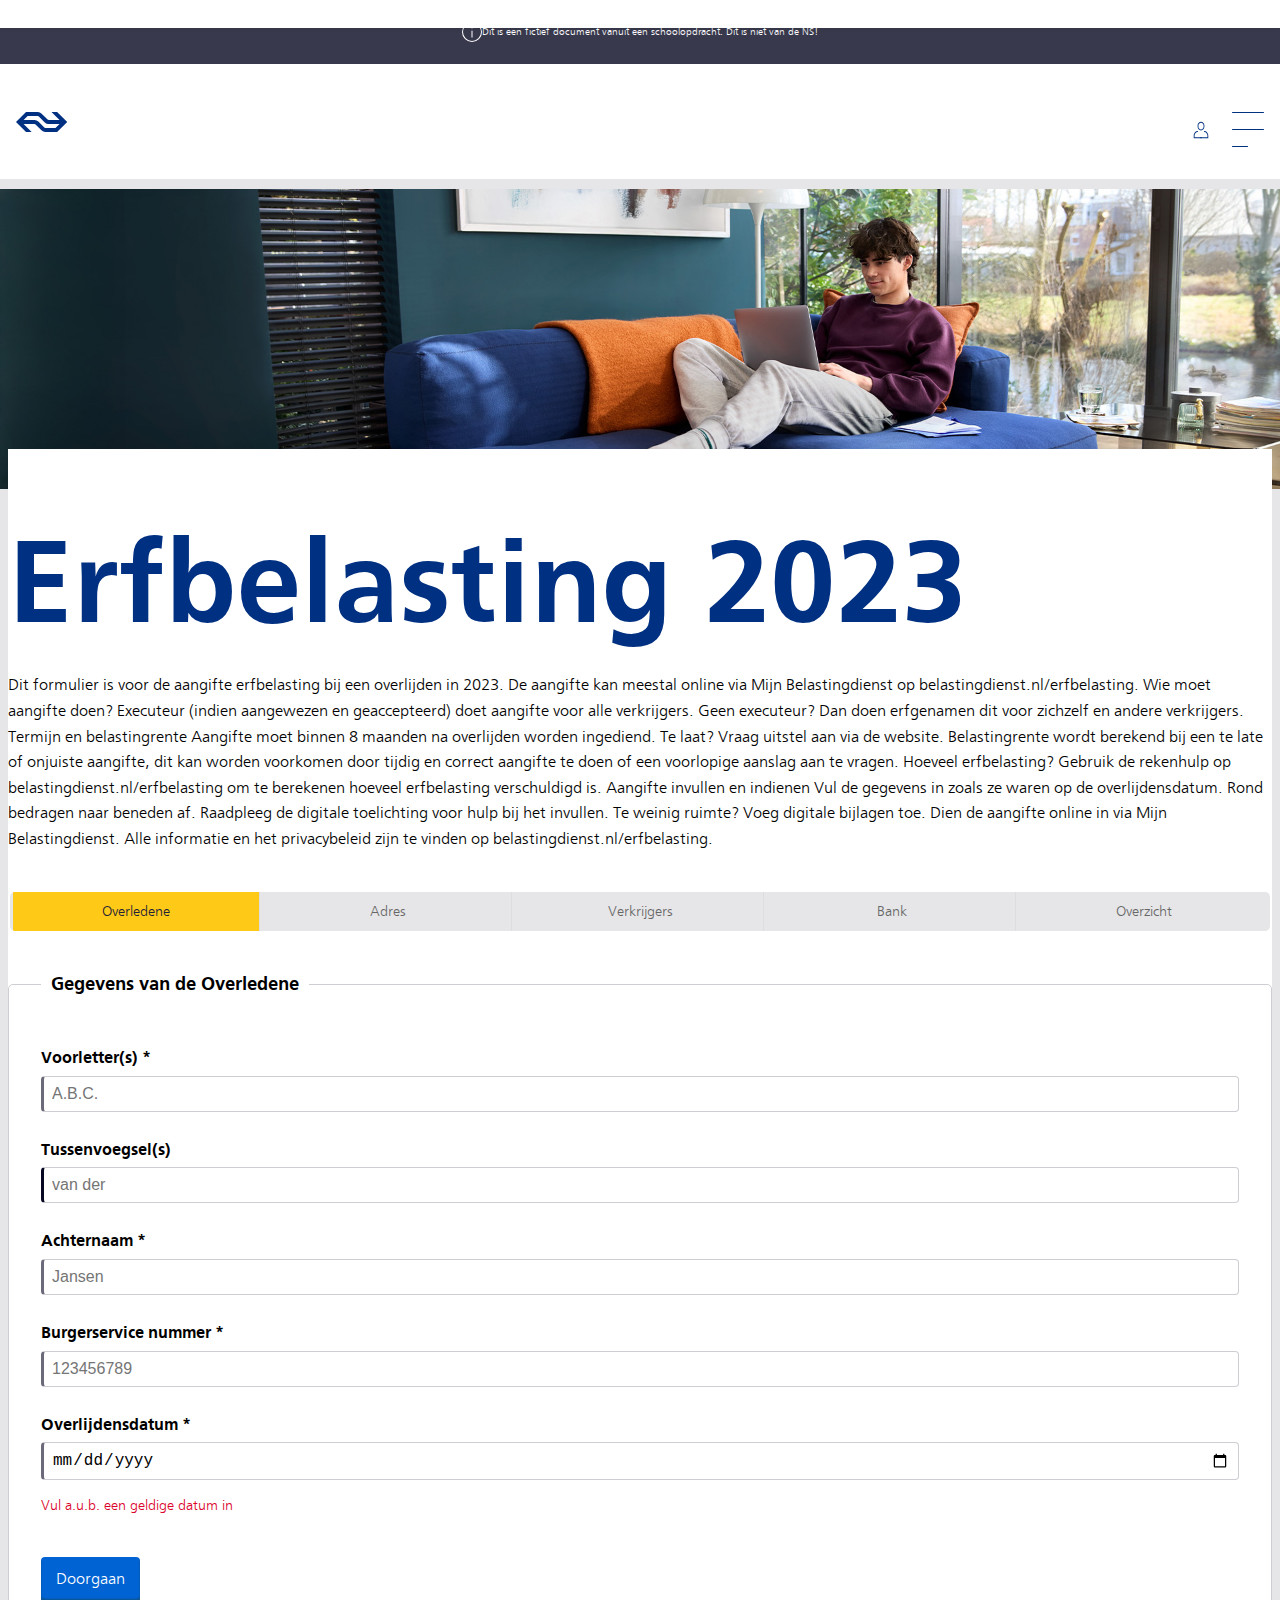
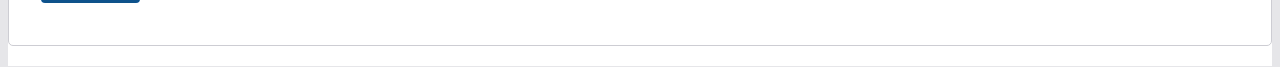
<file: index.html>
<!doctype html>
<html lang="en">
  <!-- <script src="noJS.js"></script> -->

  <head>
    <meta charset="UTF-8" />
    <meta name="viewport" content="width=device-width, initial-scale=1.0" />
    <title>home</title>
    <link rel="stylesheet" href="main.css" />
    <link rel="stylesheet" href="home.css" />
  </head>
  <body class="no-js">
    <div class="warning">
      <svg
        xmlns="http://www.w3.org/2000/svg"
        width="20"
        height="20"
        viewBox="0 0 20 20"
      >
        <title>info--small</title>
        <path
          d="M10,20A10,10,0,1,1,20,10,10.011,10.011,0,0,1,10,20ZM10,1a9,9,0,1,0,9,9A9.011,9.011,0,0,0,10,1Z"
        />
        <path
          d="M10,6.5h0a.75.75,0,0,1-.75-.75h0A.75.75,0,0,1,10,5h0a.75.75,0,0,1,.75.75h0A.75.75,0,0,1,10,6.5Z"
        />
        <path d="M10,8.5a.5.5,0,0,0-.5.5v6.5h1V9A.5.5,0,0,0,10,8.5Z" />
      </svg>
      <p>
        Dit is een fictief document vanuit een schoolopdracht. Dit is niet van
        de NS!
      </p>
    </div>

    <main>
      <img src="content/tristan.jpg" alt="photo of boy on the couch" />
      <section>
        <section>
          <h2>Erfbelasting 2023</h2>
          <p>
            Dit formulier is voor de aangifte erfbelasting bij een overlijden in
            2023. De aangifte kan meestal online via Mijn Belastingdienst op
            belastingdienst.nl/erfbelasting. Wie moet aangifte doen? Executeur
            (indien aangewezen en geaccepteerd) doet aangifte voor alle
            verkrijgers. Geen executeur? Dan doen erfgenamen dit voor zichzelf
            en andere verkrijgers. Termijn en belastingrente Aangifte moet
            binnen 8 maanden na overlijden worden ingediend. Te laat? Vraag
            uitstel aan via de website. Belastingrente wordt berekend bij een te
            late of onjuiste aangifte, dit kan worden voorkomen door tijdig en
            correct aangifte te doen of een voorlopige aanslag aan te vragen.
            Hoeveel erfbelasting? Gebruik de rekenhulp op
            belastingdienst.nl/erfbelasting om te berekenen hoeveel erfbelasting
            verschuldigd is. Aangifte invullen en indienen Vul de gegevens in
            zoals ze waren op de overlijdensdatum. Rond bedragen naar beneden
            af. Raadpleeg de digitale toelichting voor hulp bij het invullen. Te
            weinig ruimte? Voeg digitale bijlagen toe. Dien de aangifte online
            in via Mijn Belastingdienst. Alle informatie en het privacybeleid
            zijn te vinden op belastingdienst.nl/erfbelasting.
          </p>
        </section>

        <form id="ns-form">
          <!-- Progress Indicator (only visible with JS) - Modified to merge acquirer steps -->
          <ul class="progress-bar hidden">
            <li class="progress-step active" data-step="1">Overledene</li>
            <li class="progress-step" data-step="2">Adres</li>
            <li class="progress-step" data-step="3">Verkrijgers</li>
            <li class="progress-step" data-step="4">Bank</li>
            <li class="progress-step" data-step="5">Overzicht</li>
          </ul>

          <fieldset id="deadPerson" class="form-section active">
            <legend>Gegevens van de Overledene</legend>

            <label for="dp-firstname">Voorletter(s) *</label>
            <input
              type="text"
              id="dp-firstname"
              name="firstname"
              pattern="[A-Za-z\.]+"
              class="nameDots"
              placeholder="A.B.C."
              required
              title="Alleen letters zijn toegestaan"
            />
            <span class="error-message">Vul a.u.b. alleen letters in</span>

            <label for="dp-between">Tussenvoegsel(s)</label>
            <input
              type="text"
              id="dp-between"
              name="between"
              placeholder="van der"
            />

            <label for="dp-lastname">Achternaam *</label>
            <input
              type="text"
              id="dp-lastname"
              name="lastname"
              placeholder="Jansen"
              required
            />
            <span class="error-message">Vul a.u.b. een achternaam in</span>

            <label for="dp-BSN">Burgerservice nummer *</label>
            <input
              type="text"
              id="dp-BSN"
              name="bsn"
              pattern="[0-9]{7,9}"
              placeholder="123456789"
              minlength="7"
              maxlength="9"
              required
              title="BSN moet 7 tot 9 cijfers bevatten"
            />
            <span class="error-message">BSN moet 7 tot 9 cijfers bevatten</span>

            <label for="dp-deathDate">Overlijdensdatum *</label>
            <input type="date" id="dp-deathDate" name="deathDate" required />
            <span class="error-message">Vul a.u.b. een geldige datum in</span>

            <div class="nav-buttons">
              <a
                href="#foreignAddress"
                id="volgende1"
                class="ns-button volgende-btn"
                >Doorgaan</a
              >
            </div>
          </fieldset>

          <fieldset id="foreignAddress" class="form-section">
            <legend>Adres in het buitenland</legend>

            <div>
              <label for="fa-country">Land</label>
            </div>
            <div>
              <input type="text" id="fa-country" required list="countries" />
              <datalist id="countries">
                <option value="Nederland" data-code="NLD"></option>
                <option value="Albanië" data-code="ALB"></option>
                <option value="Argentinië" data-code="ARG"></option>
                <option value="Armenië" data-code="ARM"></option>
                <option value="Aruba" data-code="ABW"></option>
                <option value="Australië" data-code="AUS"></option>
                <option value="Azerbeidzjan" data-code="AZE"></option>
                <option value="Bahrein" data-code="BHR"></option>
                <option value="Bangladesh" data-code="BGD"></option>
                <option value="Barbados" data-code="BRB"></option>
                <option value="Belarus (Wit-Rusland)" data-code="BLR"></option>
                <option value="België" data-code="BEL"></option>
                <option value="Bermuda" data-code="BMU"></option>
                <option
                  value="Bonaire, St. Eustatius en Saba"
                  data-code="BES"
                ></option>
                <option value="Bosnië-Herzegovina" data-code="BIH"></option>
                <option value="Brazilië" data-code="BRA"></option>
                <option value="Bulgarije" data-code="BGR"></option>
                <option value="Canada" data-code="CAN"></option>
                <option value="China" data-code="CHN"></option>
                <option value="Curaçao" data-code="CUW"></option>
                <option value="Cyprus" data-code="CYP"></option>
                <option value="Denemarken" data-code="DNK"></option>
                <option value="Duitsland" data-code="DEU"></option>
                <option value="Egypte" data-code="EGY"></option>
                <option value="Estland" data-code="EST"></option>
                <option value="Filippijnen" data-code="PHL"></option>
                <option value="Finland" data-code="FIN"></option>
                <option value="Frankrijk" data-code="FRA"></option>
                <option value="Georgië" data-code="GEO"></option>
                <option value="Ghana" data-code="GHA"></option>
                <option value="Griekenland" data-code="GRC"></option>
                <option value="Hongarije" data-code="HUN"></option>
                <option value="Hongkong" data-code="HKG"></option>
                <option value="Ierland" data-code="IRL"></option>
                <option value="IJsland" data-code="ISL"></option>
                <option value="India" data-code="IND"></option>
                <option value="Indonesië" data-code="IDN"></option>
                <option value="Israël" data-code="ISR"></option>
                <option value="Italië" data-code="ITA"></option>
                <option value="Japan" data-code="JPN"></option>
                <option value="Jordanië" data-code="JOR"></option>
                <option value="Kazachstan" data-code="KAZ"></option>
                <option value="Kirgizië" data-code="KGZ"></option>
                <option value="Koeweit" data-code="KWT"></option>
                <option value="Kroatië" data-code="HRV"></option>
                <option value="Letland" data-code="LVA"></option>
                <option value="Litouwen" data-code="LTU"></option>
                <option value="Luxemburg" data-code="LUX"></option>
                <option value="Macedonië" data-code="MKD"></option>
                <option value="Malawi" data-code="MWI"></option>
                <option value="Maleisië" data-code="MYS"></option>
                <option value="Malta" data-code="MLT"></option>
                <option value="Marokko" data-code="MAR"></option>
                <option value="Mexico" data-code="MEX"></option>
                <option value="Moldavië" data-code="MDA"></option>
                <option value="Montenegro" data-code="MNE"></option>
                <option value="Nieuw-Zeeland" data-code="NZL"></option>
                <option value="Nigeria" data-code="NGA"></option>
                <option value="Noorwegen" data-code="NOR"></option>
                <option value="Oekraïne" data-code="UKR"></option>
                <option value="Oezbekistan" data-code="UZB"></option>
                <option value="Oman" data-code="OMN"></option>
                <option value="Oostenrijk" data-code="AUT"></option>
                <option value="Pakistan" data-code="PAK"></option>
                <option value="Panama" data-code="PAN"></option>
                <option value="Polen" data-code="POL"></option>
                <option value="Portugal" data-code="PRT"></option>
                <option value="Qatar" data-code="QAT"></option>
                <option value="Roemenië" data-code="ROU"></option>
                <option value="Rusland" data-code="RUS"></option>
                <option value="Saudi-Arabië" data-code="SAU"></option>
                <option value="Servië" data-code="SRB"></option>
                <option value="Singapore" data-code="SGP"></option>
                <option value="Sint Maarten" data-code="SXM"></option>
                <option value="Slovenië" data-code="SVN"></option>
                <option value="Slowakije" data-code="SVK"></option>
                <option value="Spanje" data-code="ESP"></option>
                <option value="Sri Lanka" data-code="LKA"></option>
                <option value="Suriname" data-code="SUR"></option>
                <option value="Tadzjikistan" data-code="TJK"></option>
                <option value="Taiwan" data-code="TWN"></option>
                <option value="Thailand" data-code="THA"></option>
                <option value="Tsjechië" data-code="CZE"></option>
                <option value="Tunesië" data-code="TUN"></option>
                <option value="Turkije" data-code="TUR"></option>
                <option value="Uganda" data-code="UGA"></option>
                <option value="Venezuela" data-code="VEN"></option>
                <option value="Verenigd Koninkrijk" data-code="GBR"></option>
                <option
                  value="Verenigde Arabische Emiraten"
                  data-code="ARE"
                ></option>
                <option
                  value="Verenigde Staten van Amerika"
                  data-code="USA"
                ></option>
                <option value="Vietnam" data-code="VNM"></option>
                <option value="Zambia" data-code="ZMB"></option>
                <option value="Zimbabwe" data-code="ZWE"></option>
                <option value="Zuid-Afrika" data-code="ZAF"></option>
                <option value="Zuid-Korea" data-code="KOR"></option>
                <option value="Zweden" data-code="SWE"></option>
                <option value="Zwitserland" data-code="CHE"></option>
              </datalist>
              <span class="error">Voer een geldig land in uit de lijst</span>

              <!-- Hidden input to store the actual land code -->
              <input type="hidden" id="fa-landCode" name="landCode" />
            </div>

            <div>
              <label for="fa-street">Straat</label>
              <span>en</span>
              <label for="fa-houseNum">huisnummer</label>
            </div>
            <div class="input-row">
              <div>
                <input
                  type="text"
                  id="fa-street"
                  placeholder="bv. binnenhof"
                  required
                />
                <span class="error">Voer een straatnaam in</span>
              </div>
              <div>
                <input
                  type="text"
                  id="fa-houseNum"
                  placeholder="bv. 123"
                  required
                  pattern="^[0-9]+[a-zA-Z0-9\-]*$"
                />
                <span class="error"
                  >Huisnummer moet beginnen met cijfers, daarna letters, cijfers
                  of streepjes</span
                >
              </div>
            </div>
            <div>
              <label for="fa-postal">Postcode</label>
              <span>en</span>
              <label for="fa-city">Plaats</label>
            </div>
            <div class="input-row">
              <div>
                <input
                  type="text"
                  id="fa-postal"
                  placeholder="bv. 1029D"
                  required
                />
                <span class="error">Voer een postcode in</span>
              </div>
              <div>
                <input
                  type="text"
                  id="fa-city"
                  placeholder="bv. Antwerpen"
                  required
                />
                <span class="error">Voer een plaatsnaam in</span>
              </div>
            </div>

            <div>
              <label for="addressOverview">Adresoverzicht</label>
              <textarea
                id="addressOverview"
                name="addressOverview"
                readonly
              ></textarea>
            </div>
            <div>
              <label for="fa-phoneNum">Telefoonnummer</label>
              <input
                type="tel"
                id="fa-phoneNum"
                required
                pattern="^\+[0-9]{1,4}[0-9]{6,14}$"
              />
              <span class="error"
                >Voer een geldig telefoonnummer in (bijv. +31612345678)</span
              >
            </div>
            <div>
              <label for="fa-email">E-mailadres</label>
              <input type="email" id="fa-email" required />
              <span class="error"
                >Voer een geldig e-mailadres in (bijv. naam@voorbeeld.com)</span
              >
            </div>
            <div class="nav-buttons">
              <a href="#deadPerson" class="ns-button previous-btn">Vorige</a>
              <a
                href="#acquirer-1"
                id="volgende2"
                class="ns-button volgende-btn"
                >Doorgaan</a
              >
            </div>
          </fieldset>

          <!-- First acquirer fieldset - This is the template to be cloned in JS -->
          <fieldset id="acquirer-1" class="form-section">
            <legend>verkrijger 1</legend>

            <label for="a1-BSN">Burgerservice nummer *</label>
            <input
              type="text"
              id="a1-BSN"
              name="bsn"
              pattern="[0-9]{7,9}"
              placeholder="123456789"
              minlength="7"
              maxlength="9"
              required
              title="BSN moet 7 tot 9 cijfers bevatten"
            />

            <span class="error-message">BSN moet 7 tot 9 cijfers bevatten</span>
            <label for="a1-firstname">Voorletter(s) *</label>

            <input
              type="text"
              id="a1-firstname"
              name="firstname"
              class="nameDots"
              pattern="[A-Za-z\.]+"
              placeholder="A.B.C."
              required
              title="Alleen letters zijn toegestaan"
            />
            <span class="error-message">Vul a.u.b. alleen letters in</span>

            <label for="a1-between">Tussenvoegsel(s)</label>
            <input
              type="text"
              id="a1-between"
              name="between"
              placeholder="van der"
            />

            <label for="a1-lastname">Achternaam *</label>
            <input
              type="text"
              id="a1-lastname"
              name="lastname"
              placeholder="Jansen"
              required
            />
            <span class="error-message">Vul a.u.b. een achternaam in</span>

            <fieldset id="a1-wholeAmount">
              <legend>
                Krijgt deze verkrijger waarvoor u geen aangifte doet het hele
                vermogen?
              </legend>

              <div>
                <label for="a1-wa-no">Nee</label>
                <input
                  type="radio"
                  name="a1-wa-check"
                  id="a1-wa-no"
                  class="radio-input"
                />

                <label for="a1-wa-yes">Ja</label>
                <input
                  type="radio"
                  id="a1-wa-yes"
                  name="a1-wa-check"
                  class="radio-input"
                />
              </div>
            </fieldset>

            <fieldset id="a1-portion">
              <legend>
                Doet deze verkrijger een beroep op diens legitieme portie
                (wettelijke erfdeel)?
              </legend>

              <div>
                <label for="a1-p-no">Nee</label>
                <input
                  type="radio"
                  name="a1-p-check"
                  id="a1-p-no"
                  class="radio-input"
                />

                <label for="a1-p-yes">Ja</label>
                <input
                  type="radio"
                  id="a1-p-yes"
                  name="a1-p-check"
                  class="radio-input"
                />
              </div>
            </fieldset>
            <div class="nav-buttons">
              <a href="#foreignAddress" class="ns-button previous-btn"
                >Vorige</a
              >
              <a
                href="#acquirer-2"
                id="volgende3"
                class="ns-button volgende-btn"
                >Doorgaan</a
              >
            </div>
          </fieldset>

          <!-- Second acquirer fieldset (copy of the first one with updated IDs) -->
          <fieldset id="acquirer-2" class="form-section">
            <legend>verkrijger 2</legend>
            <label for="a2-BSN">Burgerservice nummer *</label>
            <input
              type="text"
              id="a2-BSN"
              name="bsn"
              pattern="[0-9]{7,9}"
              placeholder="123456789"
              minlength="7"
              maxlength="9"
              required
              title="BSN moet 7 tot 9 cijfers bevatten"
            />
            <span class="error-message">BSN moet 7 tot 9 cijfers bevatten</span>
            <label for="a2-firstname">Voorletter(s) *</label>
            <input
              type="text"
              id="a2-firstname"
              name="firstname"
              class="nameDots"
              pattern="[A-Za-z\.]+"
              placeholder="A.B.C."
              required
              title="Alleen letters zijn toegestaan"
            />
            <span class="error-message">Vul a.u.b. alleen letters in</span>
            <label for="a2-between">Tussenvoegsel(s)</label>
            <input
              type="text"
              id="a2-between"
              name="between"
              placeholder="van der"
            />
            <label for="a2-lastname">Achternaam *</label>
            <input
              type="text"
              id="a2-lastname"
              name="lastname"
              placeholder="Jansen"
              required
            />
            <span class="error-message">Vul a.u.b. een achternaam in</span>
            <fieldset id="a2-wholeAmount">
              <legend>
                Krijgt deze verkrijger waarvoor u geen aangifte doet het hele
                vermogen?
              </legend>
              <div>
                <label for="a2-wa-no">Nee</label>
                <input
                  type="radio"
                  name="a2-wa-check"
                  id="a2-wa-no"
                  class="radio-input"
                />
                <label for="a2-wa-yes">Ja</label>
                <input
                  type="radio"
                  id="a2-wa-yes"
                  name="a2-wa-check"
                  class="radio-input"
                />
              </div>
            </fieldset>
            <fieldset id="a2-portion">
              <legend>
                Doet deze verkrijger een beroep op diens legitieme portie
                (wettelijke erfdeel)?
              </legend>
              <div>
                <label for="a2-p-no">Nee</label>
                <input
                  type="radio"
                  name="a2-p-check"
                  id="a2-p-no"
                  class="radio-input"
                />
                <label for="a2-p-yes">Ja</label>
                <input
                  type="radio"
                  id="a2-p-yes"
                  name="a2-p-check"
                  class="radio-input"
                />
              </div>
            </fieldset>
            <div class="nav-buttons">
              <a href="#acquirer-1" class="ns-button previous-btn">Vorige</a>
              <a
                href="#acquirer-3"
                id="volgende4"
                class="ns-button volgende-btn"
                >Doorgaan</a
              >
            </div>
          </fieldset>

          <!-- Third acquirer fieldset -->
          <fieldset id="acquirer-3" class="form-section">
            <legend>verkrijger 3</legend>
            <label for="a3-BSN">Burgerservice nummer *</label>
            <input
              type="text"
              id="a3-BSN"
              name="bsn"
              pattern="[0-9]{7,9}"
              placeholder="123456789"
              minlength="7"
              maxlength="9"
              required
              title="BSN moet 7 tot 9 cijfers bevatten"
            />
            <span class="error-message">BSN moet 7 tot 9 cijfers bevatten</span>
            <label for="a3-firstname">Voorletter(s) *</label>
            <input
              type="text"
              id="a3-firstname"
              name="firstname"
              class="nameDots"
              pattern="[A-Za-z\.]+"
              placeholder="A.B.C."
              required
              title="Alleen letters zijn toegestaan"
            />
            <span class="error-message">Vul a.u.b. alleen letters in</span>
            <label for="a3-between">Tussenvoegsel(s)</label>
            <input
              type="text"
              id="a3-between"
              name="between"
              placeholder="van der"
            />
            <label for="a3-lastname">Achternaam *</label>
            <input
              type="text"
              id="a3-lastname"
              name="lastname"
              placeholder="Jansen"
              required
            />
            <span class="error-message">Vul a.u.b. een achternaam in</span>
            <fieldset id="a3-wholeAmount">
              <legend>
                Krijgt deze verkrijger waarvoor u geen aangifte doet het hele
                vermogen?
              </legend>
              <div>
                <label for="a3-wa-no">Nee</label>
                <input
                  type="radio"
                  name="a3-wa-check"
                  id="a3-wa-no"
                  class="radio-input"
                />
                <label for="a3-wa-yes">Ja</label>
                <input
                  type="radio"
                  id="a3-wa-yes"
                  name="a3-wa-check"
                  class="radio-input"
                />
              </div>
            </fieldset>
            <fieldset id="a3-portion">
              <legend>
                Doet deze verkrijger een beroep op diens legitieme portie
                (wettelijke erfdeel)?
              </legend>
              <div>
                <label for="a3-p-no">Nee</label>
                <input
                  type="radio"
                  name="a3-p-check"
                  id="a3-p-no"
                  class="radio-input"
                />
                <label for="a3-p-yes">Ja</label>
                <input
                  type="radio"
                  id="a3-p-yes"
                  name="a3-p-check"
                  class="radio-input"
                />
              </div>
            </fieldset>
            <div class="nav-buttons">
              <a href="#acquirer-2" class="ns-button previous-btn">Vorige</a>
              <a
                href="#acquirer-4"
                id="volgende5"
                class="ns-button volgende-btn"
                >Doorgaan</a
              >
            </div>
          </fieldset>

          <!-- Fourth acquirer fieldset -->
          <fieldset id="acquirer-4" class="form-section">
            <legend>verkrijger 4</legend>
            <label for="a4-BSN">Burgerservice nummer *</label>
            <input
              type="text"
              id="a4-BSN"
              name="bsn"
              pattern="[0-9]{7,9}"
              placeholder="123456789"
              minlength="7"
              maxlength="9"
              required
              title="BSN moet 7 tot 9 cijfers bevatten"
            />
            <span class="error-message">BSN moet 7 tot 9 cijfers bevatten</span>
            <label for="a4-firstname">Voorletter(s) *</label>
            <input
              type="text"
              id="a4-firstname"
              name="firstname"
              class="nameDots"
              pattern="[A-Za-z\.]+"
              placeholder="A.B.C."
              required
              title="Alleen letters zijn toegestaan"
            />
            <span class="error-message">Vul a.u.b. alleen letters in</span>
            <label for="a4-between">Tussenvoegsel(s)</label>
            <input
              type="text"
              id="a4-between"
              name="between"
              placeholder="van der"
            />
            <label for="a4-lastname">Achternaam *</label>
            <input
              type="text"
              id="a4-lastname"
              name="lastname"
              placeholder="Jansen"
              required
            />
            <span class="error-message">Vul a.u.b. een achternaam in</span>
            <fieldset id="a4-wholeAmount">
              <legend>
                Krijgt deze verkrijger waarvoor u geen aangifte doet het hele
                vermogen?
              </legend>
              <div>
                <label for="a4-wa-no">Nee</label>
                <input
                  type="radio"
                  name="a4-wa-check"
                  id="a4-wa-no"
                  class="radio-input"
                />
                <label for="a4-wa-yes">Ja</label>
                <input
                  type="radio"
                  id="a4-wa-yes"
                  name="a4-wa-check"
                  class="radio-input"
                />
              </div>
            </fieldset>
            <fieldset id="a4-portion">
              <legend>
                Doet deze verkrijger een beroep op diens legitieme portie
                (wettelijke erfdeel)?
              </legend>
              <div>
                <label for="a4-p-no">Nee</label>
                <input
                  type="radio"
                  name="a4-p-check"
                  id="a4-p-no"
                  class="radio-input"
                />
                <label for="a4-p-yes">Ja</label>
                <input
                  type="radio"
                  id="a4-p-yes"
                  name="a4-p-check"
                  class="radio-input"
                />
              </div>
            </fieldset>
            <div class="nav-buttons">
              <a href="#acquirer-3" class="ns-button previous-btn">Vorige</a>
              <a
                href="#bank-savings-Amount"
                id="volgende6"
                class="ns-button volgende-btn"
                >Doorgaan</a
              >
            </div>
          </fieldset>

          <fieldset id="bank-savings-Amount" class="form-section">
            <legend>Bank- en Spaarrekeningen op de overlijdensdatum</legend>

            <div class="form-group">
              <label for="bsa-IBAN-shared"
                >Rekeningnummer (IBAN) gemeenschappelijke rekening</label
              >
              <input
                type="text"
                id="bsa-IBAN-shared"
                maxlength="34"
                placeholder="NL91 ABNA 0417 1643 00"
                required
              />
              <div class="error-message" id="iban-error">Voer een IBAN in</div>
            </div>

            <div class="form-group">
              <label for="bsa-Amount-shared"
                >Saldo gemeenschappelijke rekening</label
              >
              <div class="currency-input-container">
                <span class="currency-symbol" id="currency-symbol">€</span>
                <input
                  type="text"
                  inputmode="numeric"
                  id="bsa-Amount-shared"
                  maxlength="10"
                  required
                />
              </div>
              <div class="error-message" id="amount-error">
                Voer een geldig bedrag in
              </div>
            </div>

            <div class="nav-buttons">
              <a href="#verkrijgers-container" class="ns-button previous-btn"
                >Vorige</a
              >
              <a
                href="#overview-1"
                id="volgende7"
                class="ns-button volgende-btn"
                >Doorgaan</a
              >
            </div>
          </fieldset>

          <fieldset id="overview-1" class="form-section">
            <legend>Alles ingevuld?</legend>
            <p>
              Controleer of u alle gegevens juist heeft ingevuld voordat u
              doorgaat.
            </p>

            <!-- Basic confirmation for non-JS version -->
            <div class="nav-buttons">
              <a href="#bank-savings-Amount" class="ns-button previous-btn"
                >Vorige</a
              >
              <button type="submit" class="ns-button">Bevestigen</button>
            </div>
          </fieldset>

          <!-- Overview-2 - Used when JavaScript IS enabled (with improved styling) -->
          <fieldset id="overview-2">
            <legend>Overzicht van uw ingevulde data</legend>

            <div class="overview-section">
              <div id="deadperson-info" class="overview-card">
                <!-- Will be populated by JavaScript -->
              </div>
              <a href="#deadPerson" class="edit-link"
                >Bovenstaande gegevens kloppen niet</a
              >
            </div>

            <div class="overview-section">
              <div id="foreignAdress-info" class="overview-card">
                <!-- Will be populated by JavaScript -->
              </div>
              <a href="#foreignAddress" class="edit-link"
                >Bovenstaande gegevens kloppen niet</a
              >
            </div>

            <div class="overview-section">
              <div id="acquirers-info" class="overview-card">
                <!-- Will be populated by JavaScript -->
              </div>
              <a href="#verkrijgers-container" class="edit-link"
                >Bovenstaande gegevens kloppen niet</a
              >
            </div>

            <div class="overview-section">
              <div id="bankSavingsAmount-info" class="overview-card">
                <!-- Will be populated by JavaScript -->
              </div>
              <a href="#bank-savings-Amount" class="edit-link"
                >Bovenstaande gegevens kloppen niet</a
              >
            </div>

            <div class="nav-buttons">
              <a href="#bank-savings-Amount" class="ns-button previous-btn"
                >Vorige</a
              >
              <input
                type="submit"
                class="ns-button"
                id="einde"
                value="Definitief verzenden"
              />
            </div>
          </fieldset>
        </form>
      </section>
    </main>

    <header>
      <nav class="menu-container">
        <a href="/home" class="logo-link">
          <svg
            xmlns="http://www.w3.org/2000/svg"
            width="51"
            height="20"
            viewBox="0 0 51 20"
          >
            <path
              d="M22.358,9.6A5.543,5.543,0,0,0,18.448,8H7.62l4.01-4H21.757a1.612,1.612,0,0,1,1.1.5l5.915,5.9a5.543,5.543,0,0,0,3.91,1.6H43.513L39.5,16H29.376a1.612,1.612,0,0,1-1.1-.5Zm3.108,8.7a6.1,6.1,0,0,0,3.91,1.7h11.73L51.133,10,41.107,0H35.492l8.021,8H32.685a2.11,2.11,0,0,1-1.1-.4L25.667,1.7A6.1,6.1,0,0,0,21.757,0H10.026L0,10,10.026,20h5.615L7.62,12H18.448a2.109,2.109,0,0,1,1.1.4Z"
            />
          </svg>
        </a>
        <div>
          <a href="/account">
            <svg
              xmlns="http://www.w3.org/2000/svg"
              xmlns:xlink="http://www.w3.org/1999/xlink"
              version="1.1"
              id="Layer_1"
              x="0px"
              y="0px"
              width="30px"
              height="30px"
              viewBox="0 0 35 35"
              enable-background="new 0 0 35 35"
              xml:space="preserve"
            >
              <g>
                <g>
                  <g>
                    <path
                      d="M17.5,18c-2.2,0-4-2-4-4.5v-1c0-2.5,1.8-4.5,4-4.5s4,2,4,4.5v1C21.5,16,19.7,18,17.5,18z M17.5,9c-1.7,0-3,1.6-3,3.5v1     c0,1.9,1.3,3.5,3,3.5s3-1.6,3-3.5v-1C20.5,10.6,19.2,9,17.5,9z"
                    />
                  </g>
                </g>
                <g>
                  <g>
                    <path
                      d="M18,27H9v-3c0-2.4,2-5.2,4.5-5.2c0.3,0,0.5,0.2,0.5,0.5s-0.2,0.5-0.5,0.5c-1.9,0-3.5,2.3-3.5,4.2v2h8     c0.3,0,0.5,0.2,0.5,0.5S18.3,27,18,27z"
                    />
                  </g>
                </g>
                <g>
                  <g>
                    <path
                      d="M26,27h-9c-0.3,0-0.5-0.2-0.5-0.5S16.7,26,17,26h8v-2c0-1.9-1.6-4.2-3.5-4.2c-0.3,0-0.5-0.2-0.5-0.5s0.2-0.5,0.5-0.5     c2.5,0,4.5,2.8,4.5,5.2V27z"
                    />
                  </g>
                </g>
              </g>
            </svg>
          </a>
          <a href="#menu-content" class="menu-toggle"></a>
          <div class="hamburger">
            <span></span>
            <span></span>
            <span></span>
          </div>
        </div>
      </nav>
    </header>

    <div id="menu-content" class="menu-content">
      <a href="#" class="close-menu">&times;</a>
      <ul>
        <li><a href="#">Home</a></li>
        <li><a href="#">Products</a></li>
        <li><a href="#">Services</a></li>
        <li><a href="#">About Us</a></li>
        <li><a href="#">Contact</a></li>
      </ul>
      <ul>
        <li><a href="#">Sign In</a></li>
        <li><a href="#">Register</a></li>
      </ul>
    </div>

    <script src="main.js"></script>
  </body>
</html>
</file>
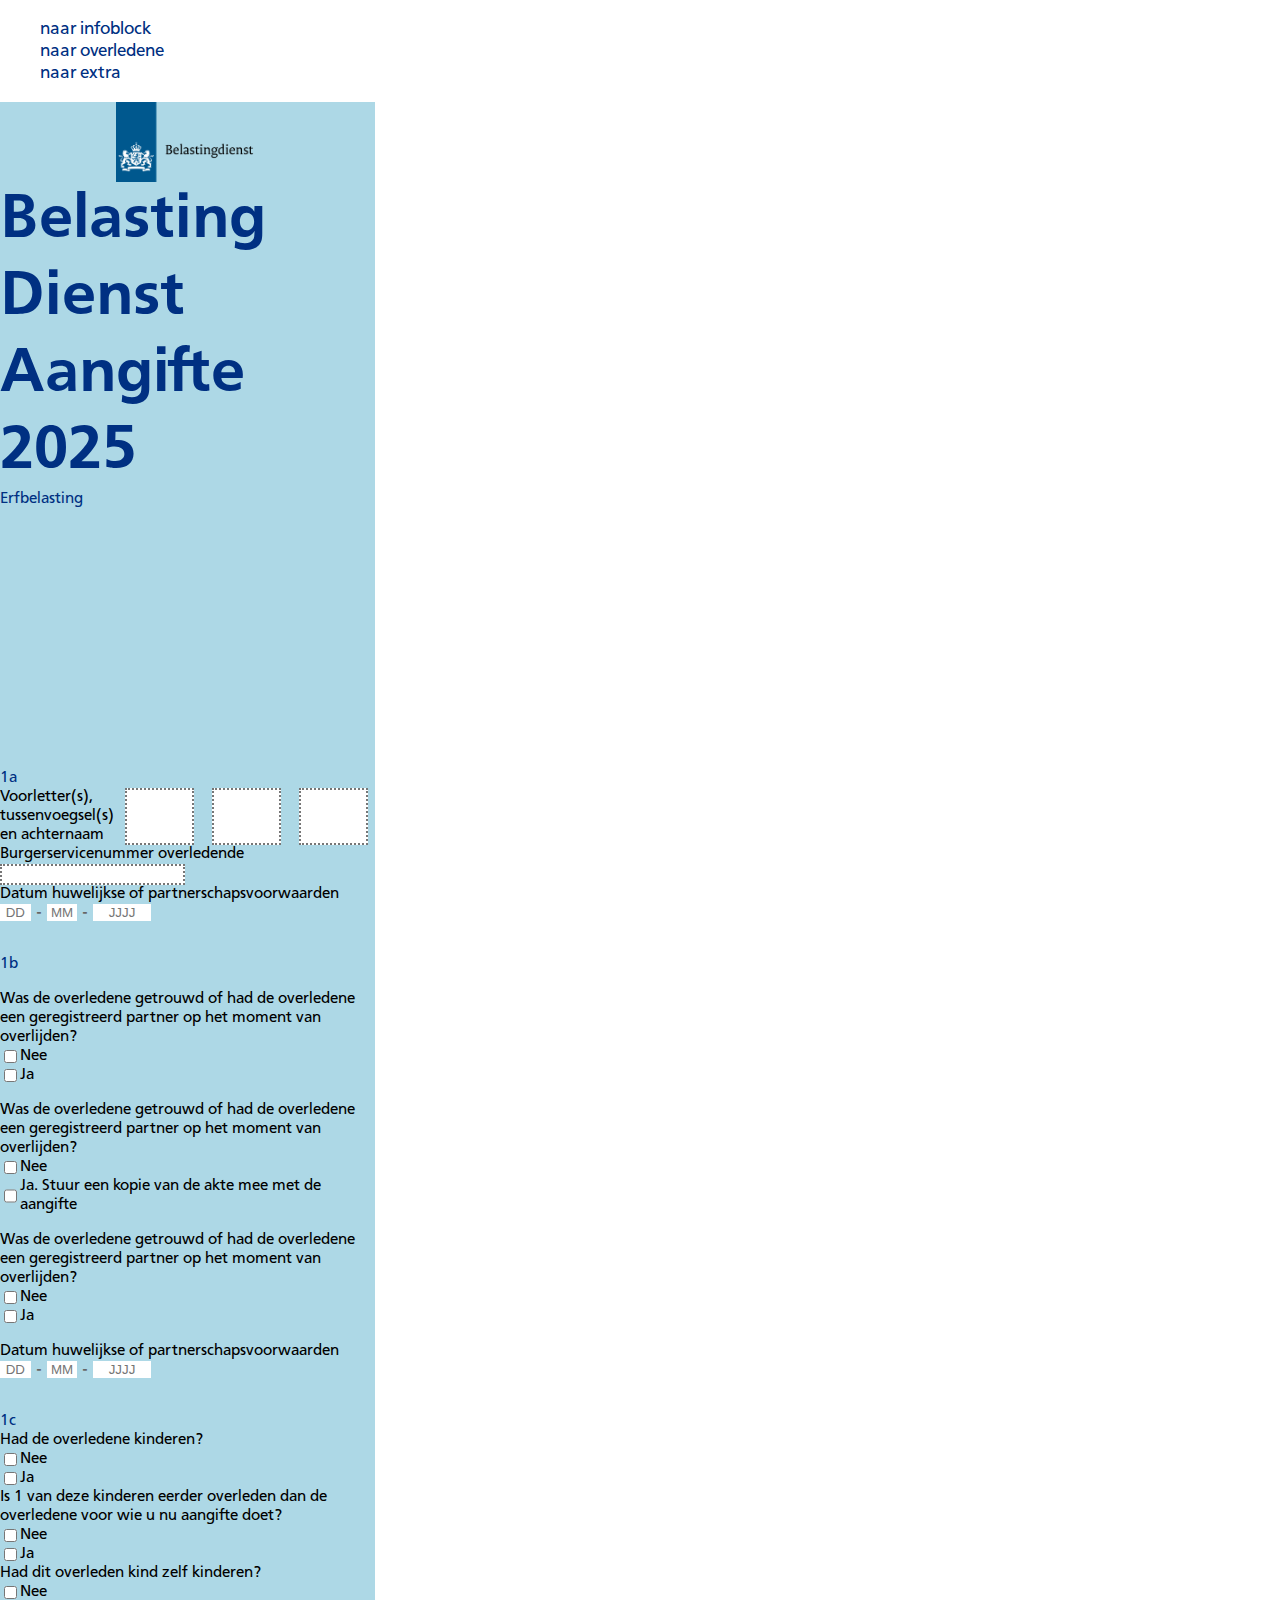
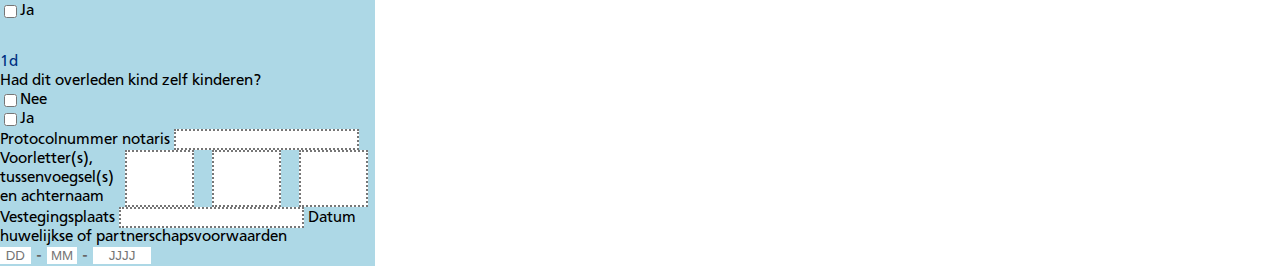
<file: first-site.html>
<!DOCTYPE html>
<html lang="en">
<head>
    <meta charset="UTF-8">
    <meta name="viewport" content="width=device-width, initial-scale=1.0">
    <title>Belasting Dienst</title>

    <link rel="stylesheet" href="styles.css">
</head>
<body>
    <nav>
        <ul>
            <li>naar infoblock</li>
            <li>naar overledene</li>
            <li>naar extra</li>
        </ul>
    </nav>
    <section id="">
        <h1>Belasting Dienst</h1>
        <h2>Aangifte 2025</h2>
        <p>Erfbelasting</p>
        <img id="logo" src="content/belastingDienst.png" alt="logo van de belastingdienst">
    </section>

    <section id="DeadPerson">
        <section>
        <p>1a</p>
        <div>
            <label class="text-3-field"  for="Voorletters">Voorletter(s), tussenvoegsel(s) en achternaam
                <input type="text" name="Voorletters">
                <input type="text">
                <input type="text">
            </label>
        </div>
        <div>
            <label for="">Burgerservicenummer overledende
                <input type="text" name="Voorletters" maxlength="9">
            </label>
        </div>
            <label for="">Datum huwelijkse of partnerschapsvoorwaarden
                <div class="date-input-container">
                    <input type="number" id="day" class="date-segment" placeholder="DD" min="1" max="31" maxlength="2">
                    <span class="date-separator">-</span>
                    <input type="number" id="month" class="date-segment" placeholder="MM" min="1" max="12" maxlength="2">
                    <span class="date-separator">-</span>
                    <input type="number" id="year" class="date-segment" placeholder="JJJJ" min="1900" max="2100" maxlength="4" style="width: 4em;">
                </div>
             </label>
    
        </section>

        <section>
            <p>1b</p>
            <!-- Getrouwd? -->
            <label class="2-check-question" for="">Was de overledene getrouwd of had de overledene een geregistreerd partner op het moment van overlijden?
                <label for="nee">Nee
                    <input type="checkbox" name="nee">
                </label>
                <label for="ja">Ja
                    <input type="checkbox" name="ja">
                </label>
            </label>
            <!-- Voorwaarden -->
            <label class="2-check-question" for="">Was de overledene getrouwd of had de overledene een geregistreerd partner op het moment van overlijden?
                <label for="nee">Nee
                    <input type="checkbox" name="nee">
                </label>
                <label for="ja">Ja. Stuur een kopie van de akte mee met de aangifte
                    <input type="checkbox" name="ja">
                </label>
            </label>
            <!-- finaal verrekenbeding -->
            <label class="2-check-question" for="">Was de overledene getrouwd of had de overledene een geregistreerd partner op het moment van overlijden?
                <label for="nee">Nee
                    <input type="checkbox" name="nee">
                </label>
                <label for="ja">Ja
                    <input type="checkbox" name="ja">
                </label>
            </label>

            <!-- Datum Voorwaarden -->
             <label for="">Datum huwelijkse of partnerschapsvoorwaarden
                <div class="date-input-container">
                    <input type="number" id="day" class="date-segment" placeholder="DD" min="1" max="31" maxlength="2">
                    <span class="date-separator">-</span>
                    <input type="number" id="month" class="date-segment" placeholder="MM" min="1" max="12" maxlength="2">
                    <span class="date-separator">-</span>
                    <input type="number" id="year" class="date-segment" placeholder="JJJJ" min="1900" max="2100" maxlength="4" style="width: 4em;">
                </div>
             </label>
        </section>

        <section>
            <p>1c</p>
              <!-- kinderen? -->
            <label class="2-check-question" for="">Had de overledene kinderen?
                <label for="nee">Nee
                    <input type="checkbox" name="nee">
                </label>
                <label for="ja">Ja
                    <input type="checkbox" name="ja">
                </label>
            </label>
               <!-- kind eerder overleden? -->
            <label class="2-check-question" for="">Is 1 van deze kinderen eerder overleden dan de overledene voor wie u nu aangifte doet?
                <label for="nee">Nee
                    <input type="checkbox" name="nee">
                </label>
                <label for="ja">Ja
                    <input type="checkbox" name="ja">
                </label>
            </label>
               <!-- overleden kind met kinderen? -->
            <label class="2-check-question" for="">Had dit overleden kind zelf kinderen?
                <label for="nee">Nee
                    <input type="checkbox" name="nee">
                </label>
                <label for="ja">Ja
                    <input type="checkbox" name="ja">
                </label>
            </label>
        </section>

        <section>
            <p>1d</p>
                <!-- Testament -->
                <label class="2-check-question" for="">Had dit overleden kind zelf kinderen?
                    <label for="nee">Nee
                        <input type="checkbox" name="nee">
                    </label>
                    <label for="ja">Ja
                        <input type="checkbox" name="ja">
                    </label>
                </label>

                <div>
                    <label for="">Protocolnummer notaris
                        <input type="number" id="protocol" maxlength="6">
                    </label>
                    <label class="text-3-field" for="Voorletters">Voorletter(s), tussenvoegsel(s) en achternaam
                        <input type="text" name="Voorletters">
                        <input type="text">
                        <input type="text">
                    </label>
                    <label for="">Vestegingsplaats
                        <input type="text">
                    </label>
                    <label for="">Datum huwelijkse of partnerschapsvoorwaarden
                        <div class="date-input-container">
                            <input type="number" id="day" class="date-segment" placeholder="DD" min="1" max="31" maxlength="2">
                            <span class="date-separator">-</span>
                            <input type="number" id="month" class="date-segment" placeholder="MM" min="1" max="12" maxlength="2">
                            <span class="date-separator">-</span>
                            <input type="number" id="year" class="date-segment" placeholder="JJJJ" min="1900" max="2100" maxlength="4" style="width: 4em;">
                        </div>
                     </label>
                </div>
        </section>
    </section>
</body>
</html>
</file>
<file: main.css>
/* ===== ROOT VARIABLES ===== */
:root {
  /* Typography */
  --text: 16px;
  --button-text: 16px;
  --h2: clamp(2em, calc((10800px - 100vw) * 1000), 9vw);
  --nav: 18px;
  --p: clamp(1em, calc((800px - 100vw) * 1000), 1vw);

  /* Layout */
  --body-width: 100dvw;
  --section-height: 10em;
  --header-height: 115px;
  --warning-height: 4em;
  --warning-padding: 0.1em;

  /* Primary colors */
  --ns-yellow: #ffc917;
  --ns-blue: #003082;
  --ns-lightBlue: #0063d3;
  --ns-white: #ffffff;

  /* Grays */
  --ns-gray-text: #070721;
  --ns-gray-10: #202037;
  --ns-gray-20: #39394d;
  --ns-gray-30: #515164;
  --ns-gray-40: #6a6a7a;
  --ns-gray-50: #838390;
  --ns-gray-60: #9c9ca6;
  --ns-gray-70: #b5b5bc;
  --ns-gray-80: #cdcdd3;
  --ns-gray-90: #e6e6e9;
  --ns-gray-94: #f0f0f2;

  /* Special Colors */
  --ns-error: #db0029;
  --ns-succes: #009a42;
  --ns-ov: #ff0098;
  --ns-bus: #ff7700;

  /* Links and Hovers */
  --ns-link-blue: #0079d3;
  --ns-hover-blue: #005ca0;
  --ns-hover-yellow: #ffb519;
  --ns-box-shadow: #0e528a;

  /* Transparency Colors */
  --ns-gray-alpha-60: rgba(7, 7, 33, 0.6);
  --ns-gray-alpha-15: rgba(7, 7, 33, 0.15);
  --ns-gray-alpha-10: rgba(7, 7, 33, 0.1);
}

/* ===== BASE STYLES ===== */
body {
  font-family: "NSSans", sans-serif;
  background-color: var(--ns-gray-90);
  margin: 0;
  padding: 0;
}

body * {
  margin: 0;
  padding: 0;
}

h1, h2 {
  font-size: var(--h2);
  color: var(--ns-blue);
}

ul {
  list-style: none;
}

img {
  max-width: 100%;
  height: auto;
  vertical-align: middle;
  font-style: italic;
  background-repeat: no-repeat;
  background-size: cover;
  shape-margin: 1rem;
}

/* ===== COMPONENTS ===== */
.warning {
  display: flex;
  height: var(--warning-height);
  background-color: var(--ns-gray-20);
  color: var(--ns-white);
  width: var(--body-width);
  padding: var(--warning-padding);
  justify-content: center;
  align-items: center;
  z-index: 100;
}

.warning svg {
  fill: white;
}

.warning p {
  margin: 0;
  padding: 0;
  font-size: 10px;
}

.ns-button {
  background-color: var(--ns-lightBlue);
  color: var(--ns-white);
  border: none;
  padding: 1.2em;
  border-radius: 5px;
  box-shadow: inset 0px -4px 2px 0px var(--ns-box-shadow);
  background-image: linear-gradient(
    to top,
    var(--ns-hover-blue) 50%,
    var(--ns-lightBlue) 50%
  );
  background-size: 100% 200%;
  background-position: top;
  transition: background-position 0.3s ease;
  cursor: pointer;
}

.ns-button:hover {
  background-position: bottom;
}

/* ===== FONT FACES ===== */
@font-face {
  font-family: NSSans;
  src: url("fonts/nssans-regular.woff2") format("woff2");
  font-weight: normal;
  font-style: normal;
  font-display: swap;
}

@font-face {
  font-family: NSSans;
  src: url("fonts/nssans-italic.woff2") format("woff2");
  font-weight: normal;
  font-style: italic;
  font-display: swap;
}

@font-face {
  font-family: NSSans;
  src: url("fonts/nssans-bold.woff2") format("woff2");
  font-weight: bold;
  font-style: normal;
  font-display: swap;
}

@font-face {
  font-family: NSSans;
  src: url("fonts/nssans-bolditalic.woff2") format("woff2");
  font-weight: bold;
  font-style: italic;
  font-display: swap;
}

/* ===== MEDIA QUERIES ===== */
@media screen and (max-width: 400px) {
  :root {
    --progress-direction: column;
    --progress-gap: 0.1em;
  }
}
</file>
<file: home.css>
/* ===== ROOT VARIABLES ===== */
:root {
  /* Typography */
  --text: 16px;
  --button-text: 16px;
  --h2: clamp(2em, calc((10800px - 100vw) * 1000), 9vw);
  --nav: 18px;
  --p: clamp(1em, calc((800px - 100vw) * 1000), 1vw);

  /* Layout */
  --body-width: 100dvw;
  --section-height: 10em;
  --header-height: 115px;
  --warning-height: 4em;
  --warning-padding: 0.1em;

  /* Primary colours */
  --ns-yellow: #ffc917;
  --ns-blue: #003082;
  --ns-lightBlue: #0063d3;
  --ns-white: #ffffff;

  /* Shades of grey */
  --ns-gray-text: #070721;
  --ns-gray-10: #202037;
  --ns-gray-20: #39394d;
  --ns-gray-30: #515164;
  --ns-gray-40: #6a6a7a;
  --ns-gray-50: #838390;
  --ns-gray-60: #9c9ca6;
  --ns-gray-70: #b5b5bc;
  --ns-gray-80: #cdcdd3;
  --ns-gray-90: #e6e6e9;
  --ns-gray-94: #f0f0f2;

  /* Special Colours */
  --ns-error: #db0029;
  --ns-succes: #009a42;
  --ns-ov: #ff0098;
  --ns-bus: #ff7700;

  /* Link and hover colours */
  --ns-link-blue: #0079d3;
  --ns-hover-blue: #005ca0;
  --ns-hover-yellow: #ffb519;
  --ns-box-shadow: #0e528a;

  /* Transparency colours */
  --ns-gray-alpha-60: rgba(7, 7, 33, 0.6);
  --ns-gray-alpha-15: rgba(7, 7, 33, 0.15);
  --ns-gray-alpha-10: rgba(7, 7, 33, 0.1);
  
  /* Progress bar variables */
  --progress-direction: row;
  --progress-gap: 0.3em;
}

/* ===== BASE STYLES ===== */
* {
  box-sizing: border-box;
}

body {
  font-family: "NSSans", sans-serif;
  background-color: var(--ns-gray-90);
  max-width: 600px;
  line-height: 1.6;
  margin: 0;
  padding: 0;
}

body * {
  margin: 0;
  padding: 0;
}

h1, h2 {
  font-size: var(--h2);
  color: var(--ns-blue);
}

ul {
  list-style: none;
}

img {
  max-width: 100%;
  height: auto;
  vertical-align: middle;
  font-style: italic;
  background-repeat: no-repeat;
  background-size: cover;
  shape-margin: 1rem;
}

/* ===== FONT FACES ===== */
@font-face {
  font-family: NSSans;
  src: url("fonts/nssans-regular.woff2") format("woff2");
  font-weight: normal;
  font-style: normal;
  font-display: swap;
}

@font-face {
  font-family: NSSans;
  src: url("fonts/nssans-italic.woff2") format("woff2");
  font-weight: normal;
  font-style: italic;
  font-display: swap;
}

@font-face {
  font-family: NSSans;
  src: url("fonts/nssans-bold.woff2") format("woff2");
  font-weight: bold;
  font-style: normal;
  font-display: swap;
}

@font-face {
  font-family: NSSans;
  src: url("fonts/nssans-bolditalic.woff2") format("woff2");
  font-weight: bold;
  font-style: italic;
  font-display: swap;
}

/* ===== WARNING BAR ===== */
.warning {
  display: flex;
  height: var(--warning-height);
  background-color: var(--ns-gray-20);
  color: var(--ns-white);
  width: var(--body-width);
  padding: var(--warning-padding);
  justify-content: center;
  align-items: center;
  z-index: 100;
}

.warning svg {
  fill: white;
}

.warning p {
  margin: 0;
  padding: 0;
  font-size: 10px;
}

/* ===== HEADER & NAVIGATION ===== */
header {
  height: var(--header-height);
  width: var(--body-width);
  background-color: var(--ns-white);
  border: inset 1px solid var(--ns-error);
  position: absolute;
  top: var(--warning-height);
  padding: 16px 0;
  z-index: 100;
}

header nav {
  display: flex;
  flex-direction: row;
  justify-content: space-between;
  margin-top: 2em;
  padding: 0 16px;
}

header nav div {
  display: flex;
  flex-direction: row;
  align-items: center;
  gap: 1em;
}

header nav a {
  text-decoration: none;
}

header nav a svg {
  fill: var(--ns-blue);
}

header nav a svg:hover {
  fill: var(--ns-bus);
}

/* Hamburger Menu */
.menu-container {
  z-index: 100;
}

.menu-toggle {
  position: relative;
  display: flex;
  flex-direction: column;
  justify-content: space-between;
  height: 24px;
  width: 30px;
  cursor: pointer;
  z-index: 1;
  padding: 0;
}

.menu-toggle {
  position: absolute;
  opacity: 0;
  right: 0;
  cursor: pointer;
  height: 40px;
  width: 40px;
  z-index: 2;
}

.hamburger {
  display: flex;
  flex-direction: column;
  align-items: flex-start;
}

.hamburger span {
  display: block;
  height: 1px;
  width: 2em;
  background-color: var(--ns-blue);
  border-radius: 2px;
  transition: all 1.3s ease-in-out;
}

.hamburger span:nth-child(3) {
  width: 1em;
}

/* Menu transform animations */
#menu-content:target header nav .hamburger span:nth-child(1) {
  transform: translateY(10px) rotate(45deg);
  width: 150%;
}

#menu-content:target ~ header nav .hamburger span:nth-child(2) {
  opacity: 0;
}

#menu-content:target ~ header nav .hamburger span:nth-child(3) {
  transform: translateY(-10px) rotate(-45deg);
  width: 150%;
}

/* Menu content */
.menu-content {
  position: fixed;
  top: -100%;
  left: 0;
  width: var(--body-width);
  height: 100vh;
  background-color: var(--ns-white);
  box-shadow: -2px 0 5px rgba(0, 0, 0, 0.1);
  transition: top 0.3s ease-in-out;
  z-index: 90;
}

#menu-content:target {
  top: calc(var(--header-height) + var(--warning-height));
}

.menu-content ul {
  list-style: none;
  margin: 30px 0;
  padding: 0 20px;
}

.menu-content li {
  margin-bottom: 15px;
}

.menu-content a {
  color: var(--ns-blue);
  text-decoration: none;
  font-size: 18px;
  transition: color 0.2s;
  display: block;
  padding: 5px 0;
}

.menu-content a:hover {
  color: var(--ns-yellow);
}

.close-menu {
  position: absolute;
  top: 20px;
  right: 20px;
  text-decoration: none;
  color: var(--ns-blue);
  font-size: 24px;
}

/* ===== MAIN CONTENT ===== */
main {
  width: var(--body-width);
  display: flex;
  flex-direction: column;
  align-items: center;
  position: relative;
  padding-top: var(--header-height);
}

main img {
  width: var(--body-width);
}

main section section:first-of-type {
  background-color: var(--ns-white);
  width: calc(var(--body-width) - 16px);
  height: fit-content;
  margin-top: -40px;
  padding-block: 40px;
}

main section section:first-of-type h2 {
  font-size: var(--h2);
}

main section section:first-of-type p {
  font-size: var(--p);
}

/* ===== FORM ELEMENTS ===== */
/* General form styling */
main section form {
  display: flex;
  flex-direction: column;
  gap: 1.2em;
  width: calc(var(--body-width) - 16px);
  background-color: var(--ns-white);
  position: relative;
}

fieldset {
  border-radius: 5px;
  padding: 2em;
  margin-bottom: 20px;
  max-width: 600px;
}

main section form fieldset {
  all: unset;
  display: flex;
  flex-direction: column;
  flex-grow: 0;
  gap: 0.2em;
  border: 1px solid var(--ns-gray-80);
  border-radius: 5px;
  padding: 2em;
  margin-bottom: 20px;
}

legend {
  font-weight: bold;
  padding: 0 10px;
  font-size: 1.1em;
}

label {
  display: block;
  margin-top: 15px;
  margin-bottom: 5px;
  font-weight: bold;
}

input,
textarea,
select {
  width: 100%;
  padding: 8px;
  box-sizing: border-box;
  border: 1px solid var(--ns-gray-80);
  border-radius: 4px;
  margin-bottom: 10px;
  font-size: 16px;
}

textarea {
  height: 80px;
  resize: vertical;
}

/* Form layout helpers */
.input-row {
  display: flex;
  gap: 10px;
  margin-bottom: 15px;
}

div {
  margin-bottom: 10px;
}

/* ===== BUTTONS ===== */
button,
.ns-button {
  background-color: var(--ns-hover-yellow);
  color: white;
  padding: 10px 15px;
  border: none;
  border-radius: 4px;
  cursor: pointer;
  font-size: 16px;
  margin-top: 20px;
  text-decoration: none;
  display: inline-block;
}

.ns-button {
  background-color: var(--ns-lightBlue);
  color: var(--ns-white);
  box-shadow: inset 0px -4px 2px 0px var(--ns-box-shadow);
  background-image: linear-gradient(
    to top,
    var(--ns-hover-blue) 50%,
    var(--ns-lightBlue) 50%
  );
  background-size: 100% 200%;
  background-position: top;
  transition: background-position 0.3s ease;
}

button:hover,
.ns-button:hover {
  background-color: var(--ns-hover-yellow);
}

.ns-button:hover {
  background-position: bottom;
}

/* Navigation buttons */
.nav-buttons {
  display: flex;
  justify-content: space-between;
  margin-top: 20px;
}

.previous-btn {
  background-color: var(--ns-gray-50);
}

.previous-btn:hover {
  background-color: var(--ns-gray-30);
}

/* ===== PROGRESS BAR ===== */
.progress-bar {
  display: flex;
  flex-direction: var(--progress-direction, row);
  gap: var(--progress-gap, .3em);
  justify-content: space-between;
  margin-bottom: 20px;
  margin-inline: .1em;
  padding-inline: .2em;
  list-style: none;
  background-color: var(--ns-gray-90);
  border-radius: 5px;
  overflow: hidden;
}

.progress-step {
  flex: 1;
  text-align: center;
  padding: 8px 0;
  font-size: 14px;
  background-color: var(--ns-gray-90);
  border-right: 1px solid #ddd;
  color: #666;
}

.progress-step:last-child {
  border-right: none;
}

.progress-step.active {
  background-color: var(--ns-yellow);
  color: var(--ns-gray-10);
}

/* ===== FORM SECTION VISIBILITY ===== */
/* Base state for form sections */
.form-section {
  display: none;
}

.form-section.active {
  display: block !important;
}

/* Ensure specific sections follow the same pattern */
#deadPerson,
#foreignAddress,
#acquirer-1,
#acquirer-2,
#acquirer-3,
#acquirer-4,
#bank-savings-Amount,
#overview-1,
#overview-2,
#verkrijgers-container {
  display: none;
}

#deadPerson.active,
#foreignAddress.active,
#acquirer-1.active,
#acquirer-2.active,
#acquirer-3.active,
#acquirer-4.active,
#bank-savings-Amount.active,
#overview-1.active,
#overview-2.active,
#verkrijgers-container.active {
  display: block !important;
}

/* JS-enabled styles */
.js-enabled .form-section {
  display: none;
  position: relative;
}

.js-enabled .form-section.active {
  display: block;
}

.js-enabled #overview-1 {
  display: none !important;
}


.js-enabled #overview-2.active {
  display: block !important;
}

.js-enabled .form-section:not(.active) {
  display: none;
}

/* No JS fallback */
.no-js .form-section {
  display: block !important;
  position: relative;
  margin-bottom: 20px;
}

.no-js .formsection {
  display: block;
  position: relative;
}

.no-js .form-section.active {
  display: none;
}

.no-js #overview-2 {
  display: none !important;
}

.no-js #overview-1 {
  display: block !important;
}

.no-js #verkrijgers-container {
  display: none !important;
}

/* ===== FORM VALIDATION STYLES ===== */
input:focus {
  outline: none;
  box-shadow: 0 0 5px var(--ns-bus);
}

input:required {
  border-left: 3px solid var(--ns-bus);
}

input:required:invalid {
  border-left: 3px solid var(--ns-gray-40);
}

input:valid {
  border-left: 3px solid var(--ns-gray-text);
}

input:invalid {
  border-left: 3px solid var(--ns-error);
}

/* Form submission states */
form.submitted input:invalid {
  border-color: var(--ns-error);
  background-color: var(--ns-gray-90);
}

form.submitted input:valid {
  border-color: var(--ns-succes);
  background-color: var(--ns-gray-94);
}

/* Error messages */
.error,
.error-message {
  display: none;
  color: var(--ns-error);
  font-size: 0.85em;
  margin-top: 5px;
}

input:invalid:not(:focus):not(:placeholder-shown) + .error,
input:invalid:not(:focus):not(:placeholder-shown) + .error-message {
  display: block;
}

form.submitted input:invalid + .error-message {
  display: block;
}

/* ===== CURRENCY INPUT STYLING ===== */
.currency-input-container {
  position: relative;
  display: flex;
  align-items: center;
}

.currency-symbol {
  position: absolute;
  left: 10px;
  z-index: 1;
  font-weight: bold;
}

#bsa-Amount-shared {
  text-align: right;
  padding-left: 25px;
}

#countryName {
  margin-left: 10px;
  font-style: italic;
  color: var(--ns-gray-40);
}

/* ===== VERKRIJGERS SECTION ===== */
#verkrijgers-container {
  border: 1px solid #ccc;
  border-radius: 5px;
  padding: 2em;
  margin-bottom: 20px;
  background-color: var(--ns-white, white);
  position: relative;
  display: none; /* Initially hidden */
}

#verkrijgers-container.active {
  display: block !important;
}

#verkrijgers-container h2 {
  margin-top: 0;
  margin-bottom: 1em;
  color: var(--ns-blue);
}

.remove-verkrijger-btn {
  background-color: #dc3545;
  margin-left: auto;
  display: block;
  margin-top: 10px;
}

.remove-verkrijger-btn:hover {
  background-color: var(--ns-gray-30);
}

.add-verkrijger-btn {
  background-color: var(--ns-blue);
  margin-top: 20px;
  margin-bottom: 20px;
}

.add-verkrijger-btn:hover {
  background-color: var(--ns-lightBlue);
}

/* ===== OVERVIEW STYLING ===== */
#overview-2 {
  max-width: 100%;
  padding: 2em;
  display: none;
}

.overview-section {
  margin-bottom: 2em;
  padding-bottom: 1em;
  border-bottom: 1px solid #eee;
}

.overview-card {
  background-color: var(--ns-white);
  padding: 1em;
  border-radius: 5px;
  border-left: 4px solid var(--ns-yellow);
  margin-bottom: 0.5em;
}

.edit-link {
  display: block;
  margin-top: 0.5em;
  color: #003082;
  text-decoration: none;
  font-size: 0.9em;
}

.edit-link:hover {
  text-decoration: underline;
}

.edit-section-btn {
  display: block;
  margin-top: 0.5em;
  background-color: #003082;
  color: white;
  border: none;
  padding: 0.5em 1em;
  border-radius: 4px;
  cursor: pointer;
  font-size: 0.9em;
}

.edit-section-btn:hover {
  background-color: #00246e;
}

/* ===== MEDIA QUERIES ===== */
@media screen and (max-width: 400px) {
  :root {
    --progress-direction: column;
    --progress-gap: .1em;
  }
}
</file>
<file: styles.css>
:root{
    --button-text: 16px;
    --text: 16px;
    --h2: 64px;
    --nav: 18px;

    --section-width: 375px;
    --section-height: 10em;

    /* Primary colours */
  --ns-yellow: #ffc917;
  --ns-blue: #003082;
  --ns-lightBlue: #0063d3;
  --ns-white: #ffffff;

  /* Shades of grey */
  --ns-gray-text: #070721;
  --ns-gray-10: #202037;
  --ns-gray-20: #39394d;
  --ns-gray-30: #515164;
  --ns-gray-40: #6a6a7a;
  --ns-gray-50: #838390;
  --ns-gray-60: #9c9ca6;
  --ns-gray-70: #b5b5bc;
  --ns-gray-80: #cdcdd3;
  --ns-gray-90: #e6e6e9;
  --ns-gray-94: #f0f0f2;

  /* Special Colours */
  --ns-error: #db0029;
  --ns-succes: #009a42;
  --ns-ov: #ff0098;
  --ns-bus: #ff7700;

  /* Link and hover colours */
  --ns-link-blue: #0079d3;
  --ns-hover-blue: #005ca0;
  --ns-hover-yellow: #ffb519;

  /* Transparency colours */
  --ns-gray-alpha-60: #070721 (60%);
  --ns-gray-alpha-15: #070721 (15%);
  --ns-gray-alpha-10: #070721 (10%);

}

body{
    font-family: 'CartoGothicStd', sans-serif;
}

h1, h2{
    font-size: var(--h2);
    color: var(--ns-blue);
}

nav{
    font-size: var(--nav);
    /* width: 100dvw;
    height: 100px; */
    background-color: var(--ns-white);
    color: var(--ns-blue);
}

nav ul {
    list-style: none;
}

button, a, p{
    font-size: var(--text);
    color: var(--ns-blue);
}


body, h1, h2, h3, h4, h5, p, a, button{
    margin: 0;
    padding: 0;
}

body > section{
    width: var(--section-width);
    aspect-ratio: 9/16;
    /* height: var(--section-height); */

    background-color: lightblue;
    position: relative;

    display: flex;
    flex-direction: column;
}

#logo{
    width: 9em;

    order: -1;
    align-self: center;
}



.text-3-field{
    display: grid;
    grid-template-columns: repeat(4, 1fr);
    grid-template-rows: repeat(1, 1fr);
    column-gap: .7em;
    /* grid-template-rows: 1fr; */
}
.text-3-field input {
    width: 80%;
}

#DeadPerson {
    display: flex;
    flex-direction: column;
    /* justify-content: space-between; */
    gap: 2em;
}
#DeadPerson section:nth-of-type(2){
    display: flex;
    flex-direction: column;
    gap: 1em;
}

/* #region Font faces */
@font-face {
    font-family: CartoGothicStd;
    src: url('fonts/CartoGothicStd-Bold.otf') format('opentype');
    font-weight: bold;
    font-style: normal;
    font-display: swap;
}

@font-face {
    font-family: CartoGothicStd;
    src: url('fonts/CartoGothicStd-BoldItalic.otf') format('opentype');
    font-weight:bold;
    font-style: italic;
    font-display: swap;
}

@font-face {
    font-family: CartoGothicStd;
    src: url('fonts/CartoGothicStd-Book.otf') format('opentype');
    font-weight: normal;
    font-style: normal;
    font-display: swap;
}

@font-face {
    font-family: CartoGothicStd;
    src: url('fonts/CartoGothicStd-Italic.otf') format('opentype');
    font-weight: normal;
    font-style: italic;
    font-display: swap;
}

/* #endregion */

/* #region media Queries */
/* @media screen and (max-width: 768px){
    :root{
        --section-width: ;
        --section-height: ;
    }
} */

/* @media screen and (min-width: 768px) and (max-width: 1023px) {
    :root{
        --section-width: ;
        --section-height: ;
    }
} */

/* @media screen and (min-width: 1024px) {
    :root{
        --section-width: 2em;
        --section-height: 1em;
    }
} */

/* #endregion */


input[type=number]::-webkit-inner-spin-button, 
input[type=number]::-webkit-outer-spin-button { 
    -webkit-appearance: none;
    margin: 0;
}
input[type=number] {
    -moz-appearance: textfield;
}

.date-segment {
    width: 2em;
    border: none;
    text-align: center;
    outline: none;
}

.date-separator {
    margin: 0 2px;
    color: #666;
    font-weight: bold;
}

input {
    border-style: dotted;
}

label > label:has(input){
    display: flex;
    flex-direction: row-reverse;
    justify-content: flex-end;
}
</file>
